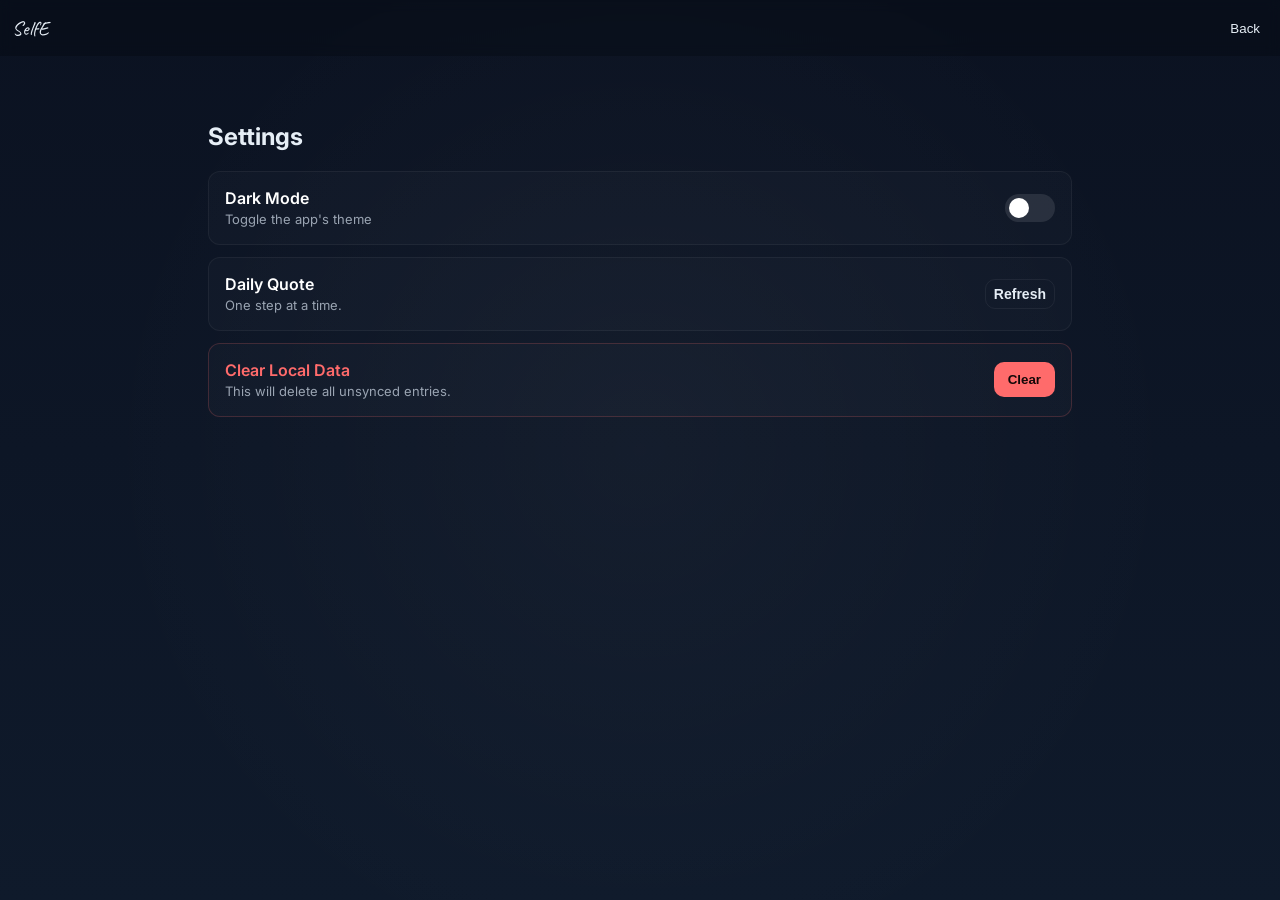
<file: settings.html>
<!doctype html>
<html lang="en">
<head>
  <meta charset="utf-8" />
  <meta name="viewport" content="width=device-width,initial-scale=1" />
  <title>SelfE — Settings</title>
  <link href="https://fonts.googleapis.com/css2?family=Caveat:wght@400;700&family=Inter:wght@300;400;600&display=swap" rel="stylesheet">
  <link rel="stylesheet" href="assets/css/style.css">
</head>
<body class="app-bg">
  <header class="topbar">
    <div class="brand-small">SelfE</div>
    <div class="top-actions">
      <button id="backBtn" class="icon-btn">Back</button>
    </div>
  </header>

  <section class="container">
  <h2>Settings</h2>

  <div class="setting-item">
    <div class="setting-label">
      <strong>Dark Mode</strong>
      <small class="muted">Toggle the app's theme</small>
    </div>
    <label class="switch">
      <input type="checkbox" id="toggleTheme">
      <span class="slider"></span>
    </label>
  </div>

  <div class="setting-item">
    <div class="setting-label">
      <strong>Daily Quote</strong>
      <small id="curQuote" class="muted">Loading...</small>
    </div>
    <button id="refreshQuote" class="btn small outline">Refresh</button>
  </div>

  <div class="setting-item danger-zone">
    <div class="setting-label">
      <strong>Clear Local Data</strong>
      <small class="muted">This will delete all unsynced entries.</small>
    </div>
    <button id="clearLocal" class="btn danger">Clear</button>
  </div>
</section>

  <script>
  document.getElementById('backBtn').addEventListener('click', ()=> location.href='dashboard.html');

  // --- Dark Mode Toggle ---
  const themeToggle = document.getElementById('toggleTheme');
  
  // Check if dark mode is already set from a previous session (optional but good)
  if (document.body.classList.contains('dark')) {
    themeToggle.checked = true;
  }
  
  themeToggle.addEventListener('change', () => {
    // Use the checkbox's 'checked' state to add/remove the class
    document.body.classList.toggle('dark', themeToggle.checked);
    // You can also save this preference to localStorage
  });

  // --- Quote Refresh ---
  const quoteEl = document.getElementById('curQuote');
  const quotes = [
    "You got this!",
    "Small wins stack.",
    "Keep promises to yourself.",
    "One step at a time."
  ];
  
  function getQuote() {
    quoteEl.textContent = quotes[Math.floor(Math.random()*quotes.length)];
  }
  // Add listener and also load a quote when the page opens
  document.getElementById('refreshQuote').addEventListener('click', getQuote);
  getQuote(); 

  // --- Clear Local Data ---
  document.getElementById('clearLocal').addEventListener('click', ()=> {
    if (!confirm('Clear all local saved entries? This cannot be undone.')) return;
    localStorage.removeItem('selfe_local_entries_v1');
    alert('Local data cleared.');
  });
</script>
</body>
</html>
</file>
<file: assets/css/style.css>
:root{
  --bg1:#0b1221; --bg2:#0f1a2b;
  --card:#0f1724; --muted:#9aa4b2; --accent:#7de3c7;
  font-family: 'Inter', system-ui, -apple-system, 'Segoe UI', Roboto, 'Caveat', 'Helvetica', sans-serif;
}
*{box-sizing:border-box}
body {
  margin: 0;
  /* New radial gradient layered on top */
  background: radial-gradient(circle at 50% 50%, rgba(255, 255, 255, 0.03) 0%, rgba(255, 255, 255, 0) 70%), 
              linear-gradient(180deg, var(--bg1), var(--bg2));
  color: #e6eef6;
  min-height: 100vh;
}
.app-bg{padding-top:60px}
.center-card{max-width:420px;margin:8vh auto;padding:28px;background:rgba(255,255,255,0.03);border-radius:16px;backdrop-filter: blur(6px);text-align:center}
.brand{font-family:'Caveat',cursive;font-size:44px;margin:0}
.brand-small{font-family:'Caveat',cursive;font-size:20px}
.sub{color:var(--muted);margin-bottom:18px}
.btn{background:linear-gradient(90deg,var(--accent),#59d7b0);border:0;padding:10px 14px;border-radius:10px;color:#062024;font-weight:600;cursor:pointer}
.btn.small{padding:6px 8px;font-size:14px}
.btn.outline{background:transparent;border:1px solid rgba(255,255,255,0.06);color:inherit}
.icon-btn{background:transparent;border:0;color:inherit;padding:8px;cursor:pointer}
.danger{background:#ff6b6b;color:#140808}
.container{max-width:900px;margin:24px auto;padding:18px}
.topbar{position:fixed;top:0;left:0;right:0;height:56px;background:rgba(2,6,10,0.25);display:flex;align-items:center;justify-content:space-between;padding:0 12px;backdrop-filter: blur(6px)}
.welcome{margin-bottom:18px}
.reminder-block{display:flex;gap:8px;align-items:center;margin-bottom:18px}
.entries .list{display:grid;gap:12px}
.entry-card{background:rgba(255,255,255,0.02);padding:12px;border-radius:12px}
.entry-head{display:flex;justify-content:space-between;align-items:center;margin-bottom:8px}
.entry-title{font-weight:700}
.muted{color:var(--muted)}
.small{font-size:13px}
.hidden{display:none}
.card{background:rgba(255,255,255,0.02);padding:12px;border-radius:10px;margin-top:12px}
.friend-name{font-weight:700}
.row{display:flex;gap:10px;align-items:center;margin-top:10px}
.form input, .form textarea, .row input[type="time"]{width:100%;padding:10px;border-radius:8px;border:1px solid rgba(255,255,255,0.04);background:transparent;color:inherit}
.faded{opacity:0.7}
/* --- Styles for Analytics Grid --- */
.stats-container {
  background: rgba(255, 255, 255, 0.02);
  border-radius: 12px;
  padding: 16px;
  margin-bottom: 18px;
}
.stats-container h3 {
  margin-top: 0;
}
.stats-grid {
  display: grid;
  grid-template-columns: repeat(3, 1fr);
  gap: 16px;
  text-align: center;
}
.stats-grid h4 {
  margin: 0 0 4px 0;
  font-size: 14px;
  color: var(--muted);
  font-weight: 400;
}
.stats-grid p {
  margin: 0 0 4px 0;
  font-size: 24px;
  font-weight: 600;
  color: var(--accent);
}
.stats-grid small {
  font-size: 12px;
  color: var(--muted);
}

/* --- Style for the new divider --- */
hr.divider {
  border: 0;
  border-top: 1px solid rgba(255, 255, 255, 0.05);
  margin: 24px 0;
}

/* --- Polish for Entry Cards --- */
.entry-card {
  background: rgba(255, 255, 255, 0.02);
  padding: 16px;
  border-radius: 12px;
  border: 1px solid rgba(255, 255, 255, 0.05);
}
.entry-meta {
  font-size: 12px;
  color: var(--muted);
  margin-top: 12px;
}
/* --- Hover & Interaction Effects --- */

/* Make the button "glow" or "lift" */
.btn {
  /* ... existing .btn styles ... */
  transition: all 0.2s ease-in-out;
}

.btn:hover {
  transform: translateY(-2px); /* Lifts the button */
  box-shadow: 0 4px 15px rgba(125, 227, 199, 0.2); /* Adds a colored glow */
}

/* Make footer links change color */
.footer-links a {
  color: var(--muted);
  text-decoration: none;
  transition: color 0.2s ease;
}

.footer-links a:hover {
  color: var(--accent); /* Changes to the accent color on hover */
}
/* --- Animation --- */
@keyframes fadeIn {
  from {
    opacity: 0;
    transform: translateY(10px);
  }
  to {
    opacity: 1;
    transform: translateY(0);
  }
}

/* Apply the animation to the card */
#loginCard {
  animation: fadeIn 0.8s ease-out forwards;
}
/* --- Hover & Interaction Effects --- */

/* Make the button "glow" or "lift" */
.btn {
  /* This makes the movement smooth */
  transition: all 0.2s ease-in-out;
}

.btn:hover {
  transform: translateY(-2px); /* Lifts the button */
  box-shadow: 0 4px 15px rgba(125, 227, 199, 0.2); /* Adds a colored glow */
}

/* Make footer links change color */
.footer-links a {
  color: var(--muted);
  text-decoration: none;
  transition: color 0.2s ease;
}

.footer-links a:hover {
  color: var(--accent); /* Changes to the accent color on hover */
}
/* --- Card Polish & Feedback --- */

/* This styles the cards on the Dashboard AND Goals page */
.entry-card {
  background: rgba(255, 255, 255, 0.02);
  padding: 16px;
  border-radius: 12px;
  border: 1px solid rgba(255, 255, 255, 0.05);
  transition: all 0.2s ease-in-out;
}

/* Add a "lift" effect when you hover over any card */
.entry-card:hover {
  transform: translateY(-3px);
  border-color: rgba(125, 227, 199, 0.3); /* Uses your accent color */
}

/* This is the new CSS from your goals.js */
.goal-card {
  display: flex;
  justify-content: space-between;
  align-items: center;
}

.goal-content {
  display: flex;
  align-items: center;
  gap: 12px;
}
.goal-checkbox {
  width: 20px;
  height: 20px;
  cursor: pointer;
}

/* This gives satisfying feedback when checking a goal */
.completed-goal {
  opacity: 0.6;
}
.completed-goal .entry-title {
  text-decoration: line-through;
  color: var(--muted);
}
/* --- Page Fade-in Animation --- */
@keyframes fadeIn {
  from {
    opacity: 0;
    transform: translateY(5px);
  }
  to {
    opacity: 1;
    transform: translateY(0);
  }
}

/* Apply this animation to the main container on every page */
.container {
  animation: fadeIn 0.5s ease-out forwards;
}
/* --- Floating Action Button --- */
.fab {
  position: fixed;
  bottom: 24px;
  right: 24px;
  width: 56px;
  height: 56px;
  border-radius: 50%;
  background: var(--accent);
  color: #062024;
  border: none;
  font-size: 28px;
  line-height: 56px;
  text-align: center;
  box-shadow: 0 4px 12px rgba(0, 0, 0, 0.3);
  cursor: pointer;
  z-index: 1000;
  transition: all 0.2s ease-in-out;
}

.fab:hover {
  transform: translateY(-2px);
  box-shadow: 0 6px 16px rgba(125, 227, 199, 0.3);
}
/* --- Search Bar Style --- */
.form-input {
  width: 100%;
  padding: 10px;
  border-radius: 8px;
  border: 1px solid rgba(255, 255, 255, 0.04);
  background: rgba(255, 255, 255, 0.02);
  color: inherit;
  font-family: 'Inter', sans-serif;
  font-size: 16px;
  margin-bottom: 16px;
}
/* --- Mood Selector (on entry.html) --- */
.mood-selector {
  display: flex;
  gap: 16px;
  margin-top: 8px;
}
.mood-option {
  font-size: 28px;
  cursor: pointer;
  opacity: 0.5;
  transition: all 0.2s ease;
}
.mood-option:hover {
  transform: scale(1.2);
  opacity: 1;
}
.mood-option.selected {
  transform: scale(1.1);
  opacity: 1;
  text-shadow: 0 0 10px var(--accent);
}

/* --- Mood Display (on dashboard.html) --- */
.entry-title-row {
  display: flex;
  align-items: center;
  gap: 10px;
}
.entry-mood {
  font-size: 20px;
}
/* --- Settings Page UI --- */
.setting-item {
  background: rgba(255, 255, 255, 0.02);
  padding: 16px;
  border-radius: 12px;
  border: 1px solid rgba(255, 255, 255, 0.05);
  display: flex;
  justify-content: space-between;
  align-items: center;
  margin-bottom: 12px;
}
.setting-label strong {
  display: block;
  font-size: 16px;
  font-weight: 600;
  color: #fff;
}
.setting-label small {
  font-size: 13px;
}
.danger-zone {
  border-color: rgba(255, 107, 107, 0.2);
}
.danger-zone .setting-label strong {
  color: #ff6b6b;
}

/* --- CSS Toggle Switch --- */
.switch {
  position: relative;
  display: inline-block;
  width: 50px;
  height: 28px;
}
.switch input { 
  opacity: 0;
  width: 0;
  height: 0;
}
.slider {
  position: absolute;
  cursor: pointer;
  top: 0;
  left: 0;
  right: 0;
  bottom: 0;
  background-color: rgba(255, 255, 255, 0.1);
  transition: .4s;
  border-radius: 34px;
}
.slider:before {
  position: absolute;
  content: "";
  height: 20px;
  width: 20px;
  left: 4px;
  bottom: 4px;
  background-color: white;
  transition: .4s;
  border-radius: 50%;
}
input:checked + .slider {
  background-color: var(--accent);
}
input:checked + .slider:before {
  transform: translateX(22px);
}
</file>
